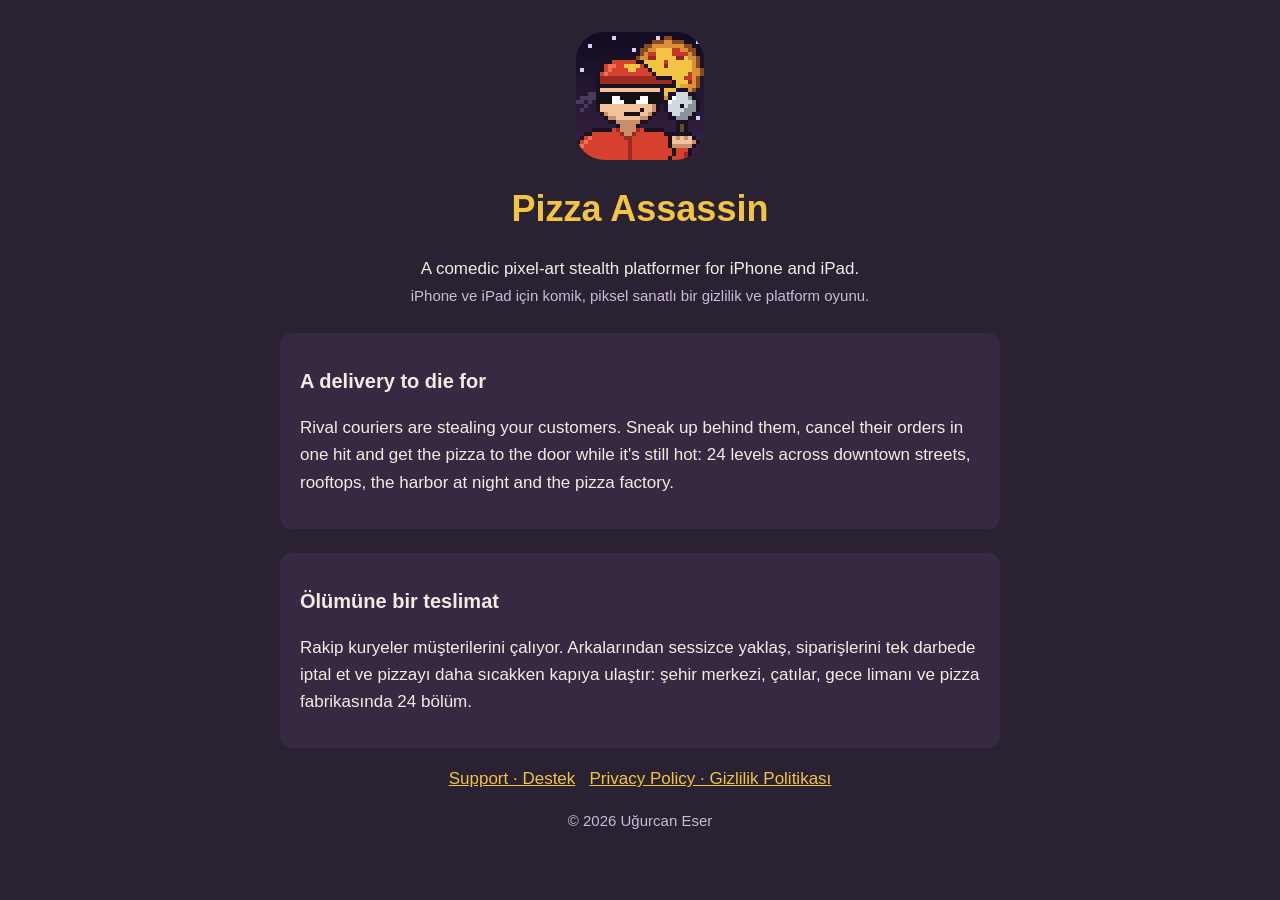
<file: index.html>
<!doctype html>
<html lang="en">
<head>
<meta charset="utf-8">
<meta name="viewport" content="width=device-width, initial-scale=1">
<title>Pizza Assassin</title>
<link rel="icon" href="icon.png">
<link rel="stylesheet" href="style.css">
</head>
<body>
<main>
  <div class="hero">
    <img class="icon" src="icon.png" alt="Pizza Assassin icon">
    <h1>Pizza Assassin</h1>
    <p>A comedic pixel-art stealth platformer for iPhone and iPad.<br>
       <span class="muted">iPhone ve iPad için komik, piksel sanatlı bir gizlilik ve platform oyunu.</span></p>
  </div>

  <section lang="en">
    <h2>A delivery to die for</h2>
    <p>Rival couriers are stealing your customers. Sneak up behind them, cancel their orders in one hit and get the pizza to the door while it's still hot: 24 levels across downtown streets, rooftops, the harbor at night and the pizza factory.</p>
  </section>

  <section lang="tr">
    <h2>Ölümüne bir teslimat</h2>
    <p>Rakip kuryeler müşterilerini çalıyor. Arkalarından sessizce yaklaş, siparişlerini tek darbede iptal et ve pizzayı daha sıcakken kapıya ulaştır: şehir merkezi, çatılar, gece limanı ve pizza fabrikasında 24 bölüm.</p>
  </section>

  <p class="hero"><a href="support/">Support · Destek</a> &nbsp; <a href="privacy/">Privacy Policy · Gizlilik Politikası</a></p>
  <p class="hero muted">© 2026 Uğurcan Eser</p>
</main>
</body>
</html>
</file>
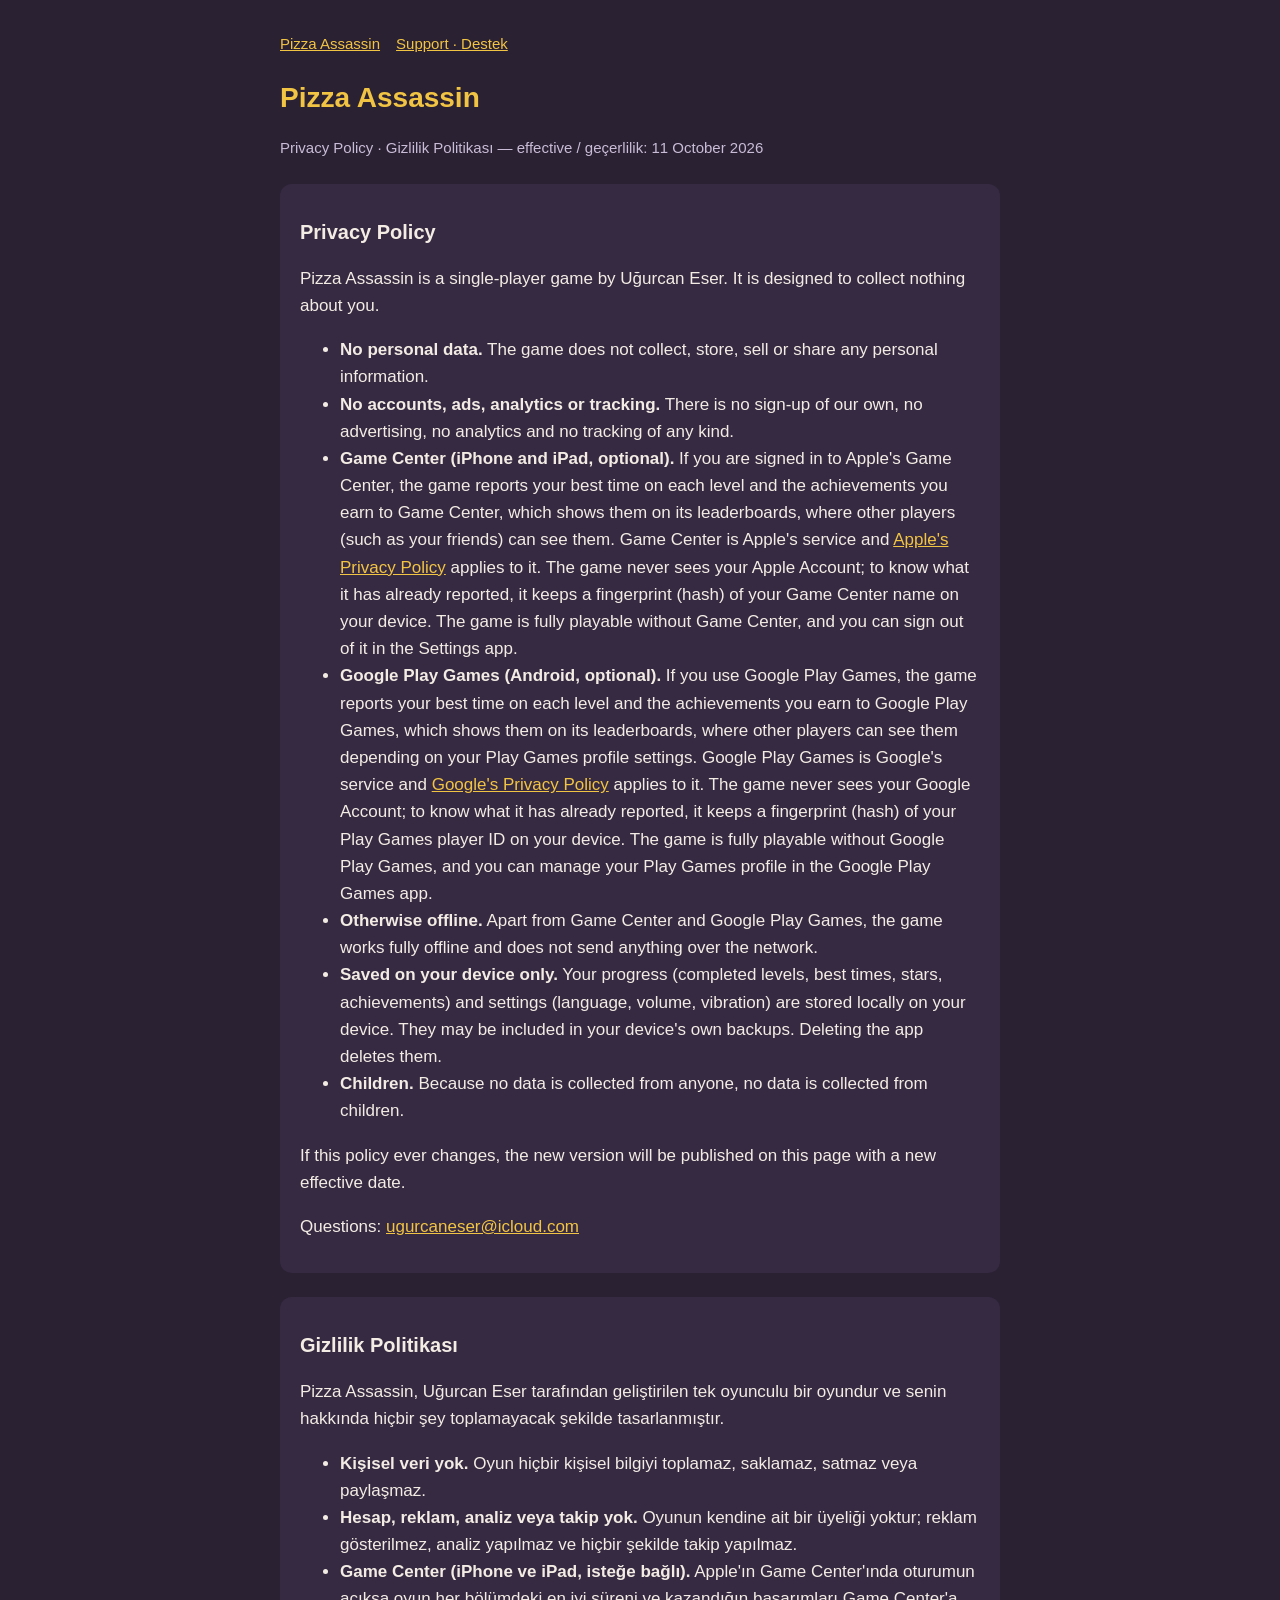
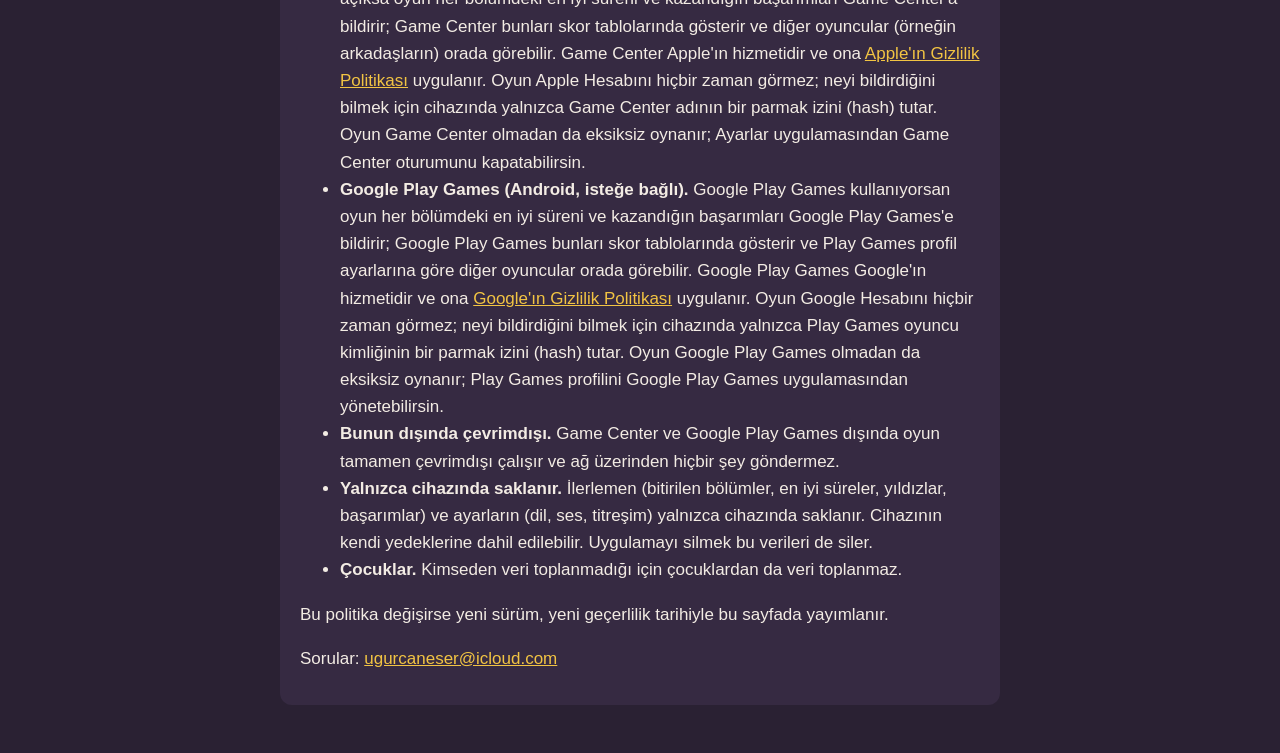
<file: privacy/index.html>
<!doctype html>
<html lang="en">
<head>
<meta charset="utf-8">
<meta name="viewport" content="width=device-width, initial-scale=1">
<title>Pizza Assassin – Privacy Policy / Gizlilik Politikası</title>
<link rel="stylesheet" href="../style.css">
</head>
<body>
<main>
  <nav><a href="../">Pizza Assassin</a><a href="../support/">Support · Destek</a></nav>
  <h1>Pizza Assassin</h1>
  <p class="muted">Privacy Policy · Gizlilik Politikası — effective / geçerlilik: 11 October 2026</p>

  <section lang="en">
    <h2>Privacy Policy</h2>
    <p>Pizza Assassin is a single-player game by Uğurcan Eser. It is designed to collect nothing about you.</p>
    <ul>
      <li><strong>No personal data.</strong> The game does not collect, store, sell or share any personal information.</li>
      <li><strong>No accounts, ads, analytics or tracking.</strong> There is no sign-up of our own, no advertising, no analytics and no tracking of any kind.</li>
      <li><strong>Game Center (iPhone and iPad, optional).</strong> If you are signed in to Apple's Game Center, the game reports your best time on each level and the achievements you earn to Game Center, which shows them on its leaderboards, where other players (such as your friends) can see them. Game Center is Apple's service and <a href="https://www.apple.com/legal/privacy/">Apple's Privacy Policy</a> applies to it. The game never sees your Apple Account; to know what it has already reported, it keeps a fingerprint (hash) of your Game Center name on your device. The game is fully playable without Game Center, and you can sign out of it in the Settings app.</li>
      <li><strong>Google Play Games (Android, optional).</strong> If you use Google Play Games, the game reports your best time on each level and the achievements you earn to Google Play Games, which shows them on its leaderboards, where other players can see them depending on your Play Games profile settings. Google Play Games is Google's service and <a href="https://policies.google.com/privacy">Google's Privacy Policy</a> applies to it. The game never sees your Google Account; to know what it has already reported, it keeps a fingerprint (hash) of your Play Games player ID on your device. The game is fully playable without Google Play Games, and you can manage your Play Games profile in the Google Play Games app.</li>
      <li><strong>Otherwise offline.</strong> Apart from Game Center and Google Play Games, the game works fully offline and does not send anything over the network.</li>
      <li><strong>Saved on your device only.</strong> Your progress (completed levels, best times, stars, achievements) and settings (language, volume, vibration) are stored locally on your device. They may be included in your device's own backups. Deleting the app deletes them.</li>
      <li><strong>Children.</strong> Because no data is collected from anyone, no data is collected from children.</li>
    </ul>
    <p>If this policy ever changes, the new version will be published on this page with a new effective date.</p>
    <p>Questions: <a href="mailto:ugurcaneser@icloud.com">ugurcaneser@icloud.com</a></p>
  </section>

  <section lang="tr">
    <h2>Gizlilik Politikası</h2>
    <p>Pizza Assassin, Uğurcan Eser tarafından geliştirilen tek oyunculu bir oyundur ve senin hakkında hiçbir şey toplamayacak şekilde tasarlanmıştır.</p>
    <ul>
      <li><strong>Kişisel veri yok.</strong> Oyun hiçbir kişisel bilgiyi toplamaz, saklamaz, satmaz veya paylaşmaz.</li>
      <li><strong>Hesap, reklam, analiz veya takip yok.</strong> Oyunun kendine ait bir üyeliği yoktur; reklam gösterilmez, analiz yapılmaz ve hiçbir şekilde takip yapılmaz.</li>
      <li><strong>Game Center (iPhone ve iPad, isteğe bağlı).</strong> Apple'ın Game Center'ında oturumun açıksa oyun her bölümdeki en iyi süreni ve kazandığın başarımları Game Center'a bildirir; Game Center bunları skor tablolarında gösterir ve diğer oyuncular (örneğin arkadaşların) orada görebilir. Game Center Apple'ın hizmetidir ve ona <a href="https://www.apple.com/tr/legal/privacy/">Apple'ın Gizlilik Politikası</a> uygulanır. Oyun Apple Hesabını hiçbir zaman görmez; neyi bildirdiğini bilmek için cihazında yalnızca Game Center adının bir parmak izini (hash) tutar. Oyun Game Center olmadan da eksiksiz oynanır; Ayarlar uygulamasından Game Center oturumunu kapatabilirsin.</li>
      <li><strong>Google Play Games (Android, isteğe bağlı).</strong> Google Play Games kullanıyorsan oyun her bölümdeki en iyi süreni ve kazandığın başarımları Google Play Games'e bildirir; Google Play Games bunları skor tablolarında gösterir ve Play Games profil ayarlarına göre diğer oyuncular orada görebilir. Google Play Games Google'ın hizmetidir ve ona <a href="https://policies.google.com/privacy?hl=tr">Google'ın Gizlilik Politikası</a> uygulanır. Oyun Google Hesabını hiçbir zaman görmez; neyi bildirdiğini bilmek için cihazında yalnızca Play Games oyuncu kimliğinin bir parmak izini (hash) tutar. Oyun Google Play Games olmadan da eksiksiz oynanır; Play Games profilini Google Play Games uygulamasından yönetebilirsin.</li>
      <li><strong>Bunun dışında çevrimdışı.</strong> Game Center ve Google Play Games dışında oyun tamamen çevrimdışı çalışır ve ağ üzerinden hiçbir şey göndermez.</li>
      <li><strong>Yalnızca cihazında saklanır.</strong> İlerlemen (bitirilen bölümler, en iyi süreler, yıldızlar, başarımlar) ve ayarların (dil, ses, titreşim) yalnızca cihazında saklanır. Cihazının kendi yedeklerine dahil edilebilir. Uygulamayı silmek bu verileri de siler.</li>
      <li><strong>Çocuklar.</strong> Kimseden veri toplanmadığı için çocuklardan da veri toplanmaz.</li>
    </ul>
    <p>Bu politika değişirse yeni sürüm, yeni geçerlilik tarihiyle bu sayfada yayımlanır.</p>
    <p>Sorular: <a href="mailto:ugurcaneser@icloud.com">ugurcaneser@icloud.com</a></p>
  </section>
</main>
</body>
</html>
</file>
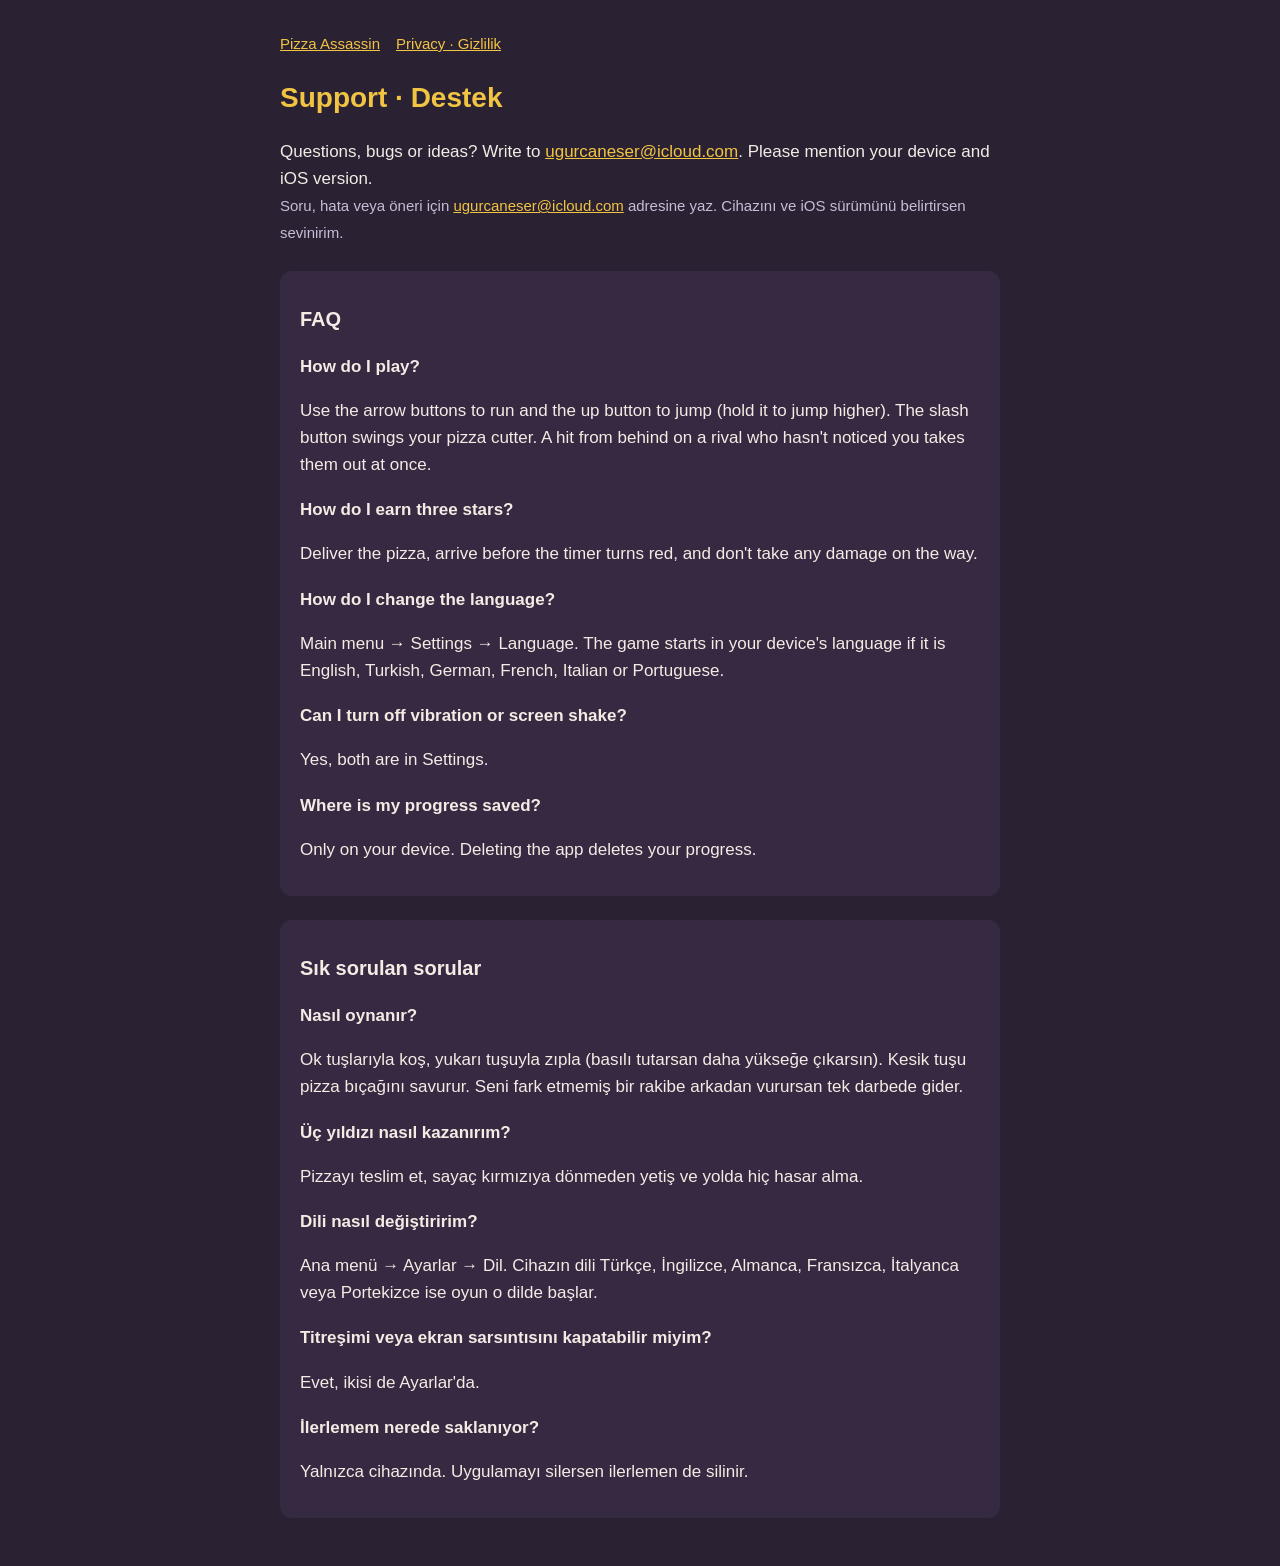
<file: support/index.html>
<!doctype html>
<html lang="en">
<head>
<meta charset="utf-8">
<meta name="viewport" content="width=device-width, initial-scale=1">
<title>Pizza Assassin – Support / Destek</title>
<link rel="icon" href="../icon.png">
<link rel="stylesheet" href="../style.css">
</head>
<body>
<main>
  <nav><a href="../">Pizza Assassin</a><a href="../privacy/">Privacy · Gizlilik</a></nav>
  <h1>Support · Destek</h1>
  <p>Questions, bugs or ideas? Write to <a href="mailto:ugurcaneser@icloud.com">ugurcaneser@icloud.com</a>. Please mention your device and iOS version.<br>
     <span class="muted">Soru, hata veya öneri için <a href="mailto:ugurcaneser@icloud.com">ugurcaneser@icloud.com</a> adresine yaz. Cihazını ve iOS sürümünü belirtirsen sevinirim.</span></p>

  <section lang="en">
    <h2>FAQ</h2>
    <h3>How do I play?</h3>
    <p>Use the arrow buttons to run and the up button to jump (hold it to jump higher). The slash button swings your pizza cutter. A hit from behind on a rival who hasn't noticed you takes them out at once.</p>
    <h3>How do I earn three stars?</h3>
    <p>Deliver the pizza, arrive before the timer turns red, and don't take any damage on the way.</p>
    <h3>How do I change the language?</h3>
    <p>Main menu → Settings → Language. The game starts in your device's language if it is English, Turkish, German, French, Italian or Portuguese.</p>
    <h3>Can I turn off vibration or screen shake?</h3>
    <p>Yes, both are in Settings.</p>
    <h3>Where is my progress saved?</h3>
    <p>Only on your device. Deleting the app deletes your progress.</p>
  </section>

  <section lang="tr">
    <h2>Sık sorulan sorular</h2>
    <h3>Nasıl oynanır?</h3>
    <p>Ok tuşlarıyla koş, yukarı tuşuyla zıpla (basılı tutarsan daha yükseğe çıkarsın). Kesik tuşu pizza bıçağını savurur. Seni fark etmemiş bir rakibe arkadan vurursan tek darbede gider.</p>
    <h3>Üç yıldızı nasıl kazanırım?</h3>
    <p>Pizzayı teslim et, sayaç kırmızıya dönmeden yetiş ve yolda hiç hasar alma.</p>
    <h3>Dili nasıl değiştiririm?</h3>
    <p>Ana menü → Ayarlar → Dil. Cihazın dili Türkçe, İngilizce, Almanca, Fransızca, İtalyanca veya Portekizce ise oyun o dilde başlar.</p>
    <h3>Titreşimi veya ekran sarsıntısını kapatabilir miyim?</h3>
    <p>Evet, ikisi de Ayarlar'da.</p>
    <h3>İlerlemem nerede saklanıyor?</h3>
    <p>Yalnızca cihazında. Uygulamayı silersen ilerlemen de silinir.</p>
  </section>
</main>
</body>
</html>
</file>
<file: style.css>
:root { --bg: #2a2133; --card: #362a42; --text: #f3ece4; --muted: #c9bcd6; --accent: #f2c443; }
body { margin: 0; background: var(--bg); color: var(--text);
       font: 17px/1.6 -apple-system, BlinkMacSystemFont, "Segoe UI", Roboto, sans-serif; }
main { max-width: 720px; margin: 0 auto; padding: 32px 16px 48px; }
h1 { color: var(--accent); font-size: 28px; margin: 0 0 4px; }
h2 { font-size: 20px; margin: 28px 0 8px; }
h3 { font-size: 17px; margin: 18px 0 2px; }
section { background: var(--card); border-radius: 12px; padding: 4px 20px 16px; margin-top: 24px; }
p, li { color: var(--text); }
.muted { color: var(--muted); font-size: 15px; }
a { color: var(--accent); }
nav { font-size: 15px; margin-bottom: 20px; }
nav a { margin-right: 16px; }
.icon { width: 128px; height: 128px; border-radius: 28px; image-rendering: pixelated; }
.hero { text-align: center; }
.hero h1 { font-size: 36px; margin-top: 12px; }
</file>
